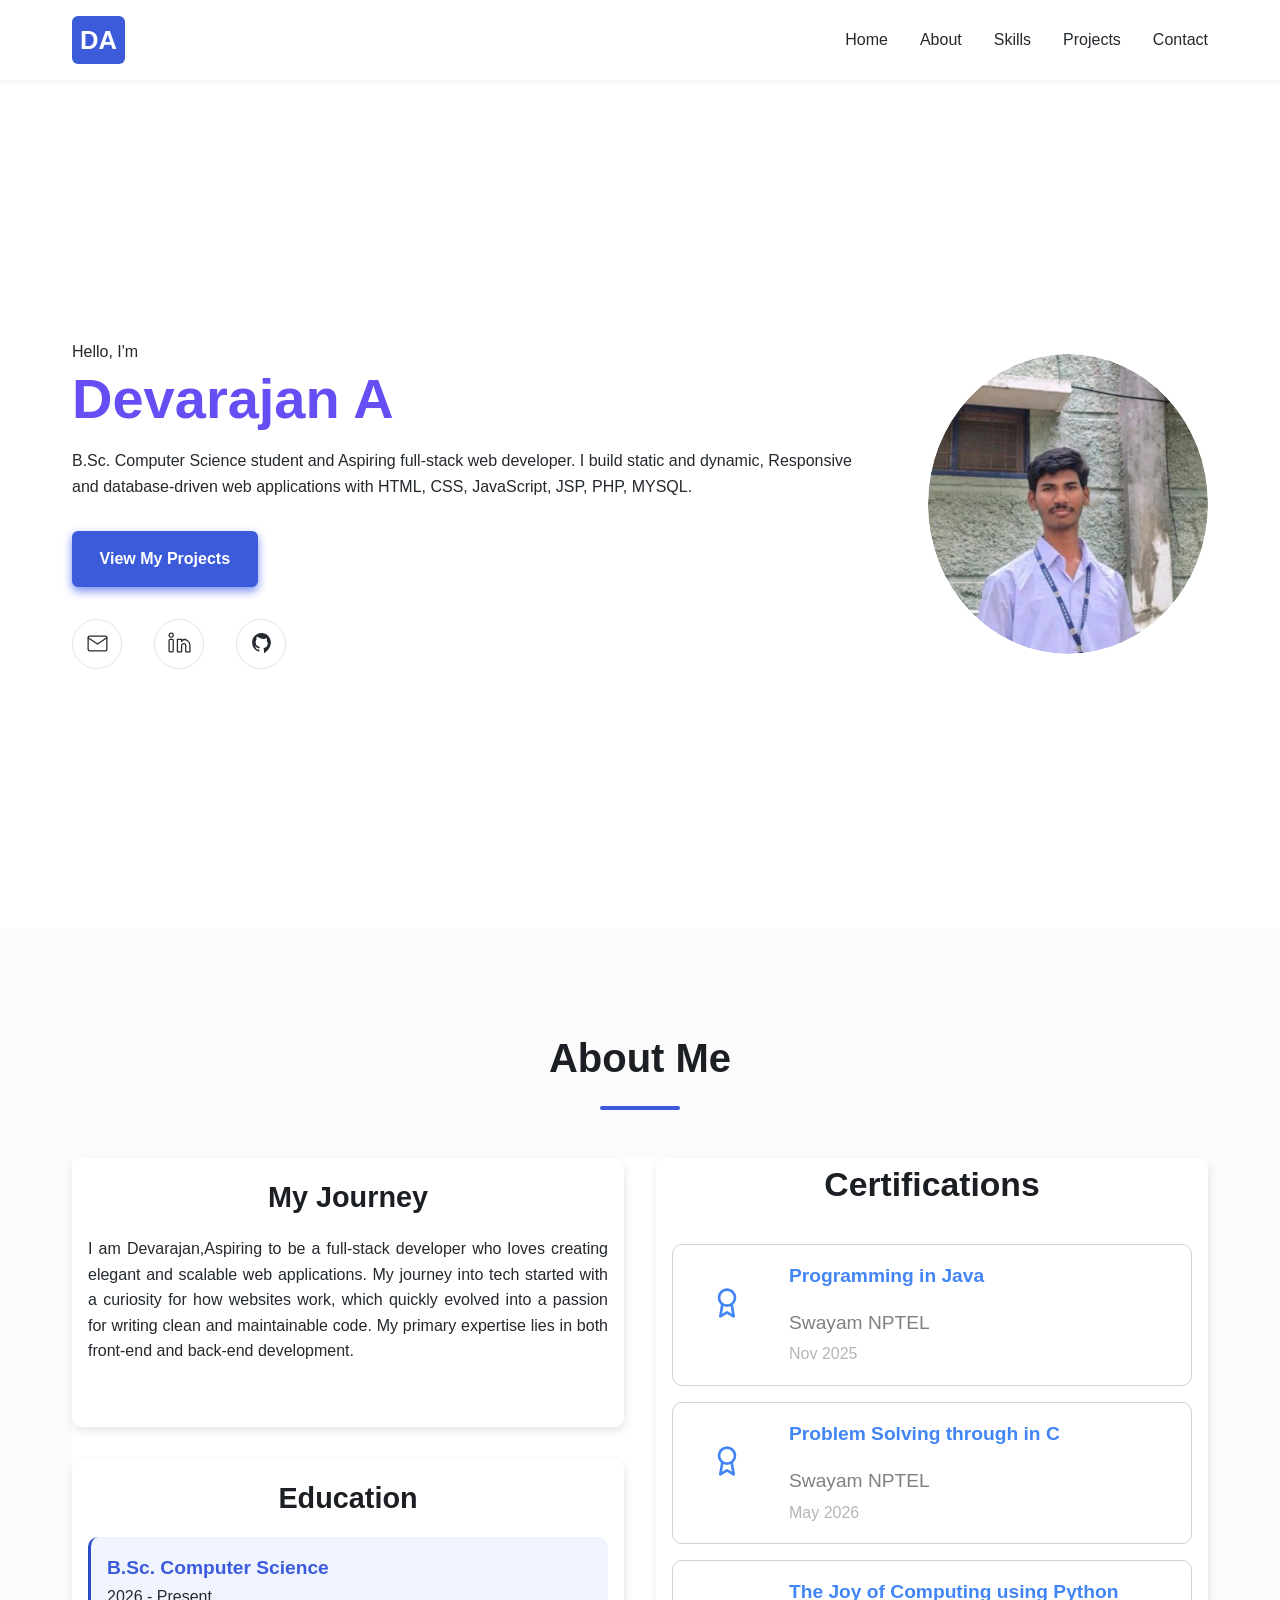
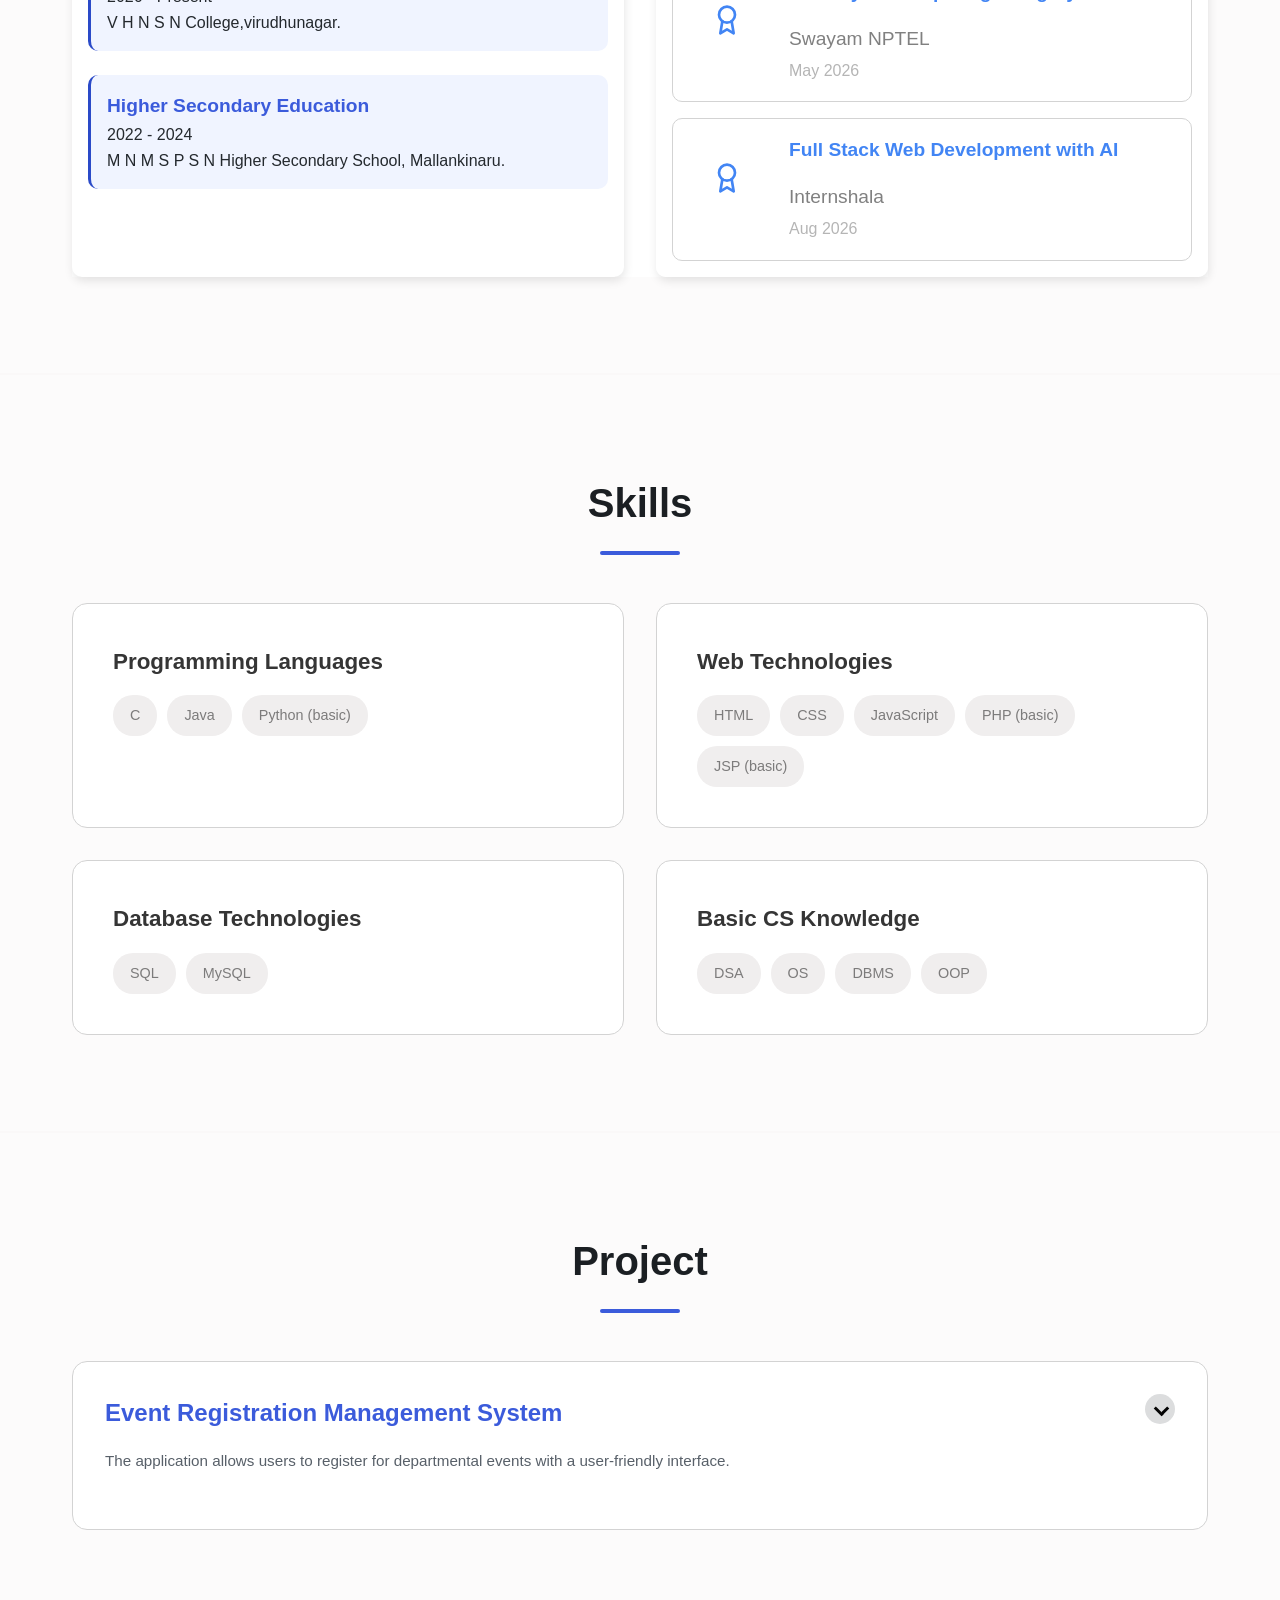
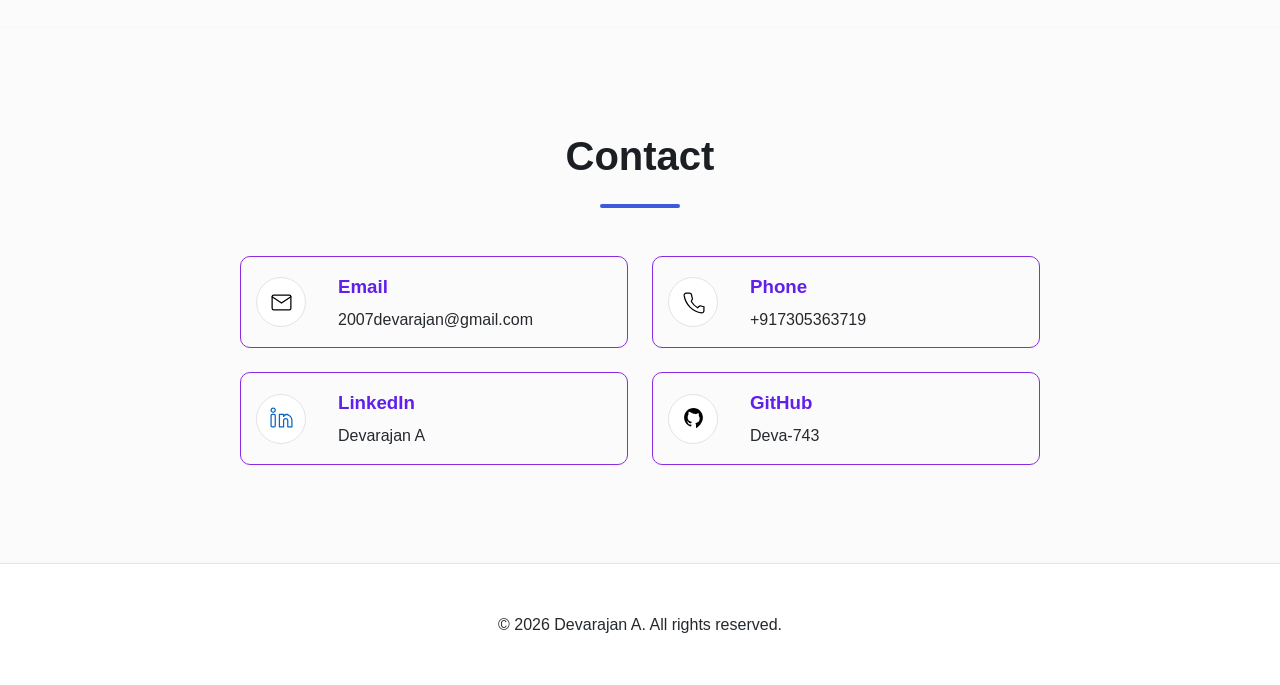
<file: index.html>
<!DOCTYPE html>
<html lang="en">

<head>
    <meta charset="UTF-8">
    <meta name="viewport" content="width=device-width, initial-scale=1.0">
    <title>Devarajan A</title>
    <link rel="stylesheet" href="profile.css">
</head>

<body>

    <!-- Header & Navigation -->
    <header>
        <div class="container">
            <nav>
                <div class="logo">DA</div>
                <ul class="nav-links">
                    <li><a href="#home">Home</a></li>
                    <li><a href="#about">About</a></li>
                    <li><a href="#skills">Skills</a></li>
                    <li><a href="#projects">Projects</a></li>
                    <li><a href="#contact">Contact</a></li>
                </ul>
                <div class="menu"
                    onclick="this.classList.toggle('open'); document.querySelector('.nav-links').classList.toggle('open');">
                    <span class="bar"></span>
                    <span class="bar"></span>
                    <span class="bar"></span>
                </div>
            </nav>
        </div>
    </header>

    <!-- home Section -->
    <section id="home">
        <div class="container">
            <div class="home-content">
                <div class="home-text">
                    Hello, I'm
                    <h1>Devarajan A</h1>
                    <p>
                        B.Sc. Computer Science student and Aspiring full-stack web developer. I build static and
                        dynamic,
                        Responsive and database-driven web applications with HTML, CSS, JavaScript, JSP, PHP, MYSQL.
                    </p>
                    <div class="cta-buttons">
                        <a href="#projects" class="btn btn-primary">View My Projects</a>
                    </div>
                    <div class="contact-icons">
                        <a href="mailto:2007devarajan@gmail.com" target="_blank">
                            <div class="icon">
                                <!-- Email Icon -->
                                <svg width="25" height="25" viewBox="0 0 24 24" fill="none"
                                    xmlns="http://www.w3.org/2000/svg" aria-hidden="true">
                                    <path
                                        d="M3 6.5C3 5.67 3.67 5 4.5 5H19.5C20.33 5 21 5.67 21 6.5V17.5C21 18.33 20.33 19 19.5 19H4.5C3.67 19 3 18.33 3 17.5V6.5Z"
                                        stroke="currentcolor" stroke-width="1.2" stroke-linecap="round"
                                        stroke-linejoin="round" />
                                    <path d="M21 6.5L12 12.5L3 6.5" stroke="currentcolor" stroke-width="1.2"
                                        stroke-linecap="round" stroke-linejoin="round" />
                                </svg>
                            </div>
                        </a>
                        <a href="https://www.linkedin.com/in/devarajan25?utm_source=share_via&utm_content=profile&utm_medium=member_android"
                            target="_blank">
                            <div class="icon">
                                <!-- LinkedIn Icon -->
                                <svg width="25" height="25" viewBox="0 0 24 24" fill="none"
                                    xmlns="http://www.w3.org/2000/svg" aria-hidden="true">
                                    <path d="M16 8a6 6 0 0 1 6 6v6h-4v-6a2 2 0 0 0-4 0v6h-4v-12h4v2a4 4 0 0 1 4-2z"
                                        stroke="currentcolor" stroke-width="1.2" stroke-linecap="round"
                                        stroke-linejoin="round" />
                                    <rect x="2" y="8" width="4" height="12" rx="1" stroke="currentcolor"
                                        stroke-width="1.2" />
                                    <circle cx="4" cy="4" r="2" stroke="currentcolor" stroke-width="1.2" />
                                </svg>
                            </div>
                        </a>
                        <a href="https://github.com/Deva-743" target="_blank">
                            <div class="icon">
                                <!-- GitHub Icon -->
                                <svg width="25" height="25" viewBox="0 0 24 24" fill="none"
                                    xmlns="http://www.w3.org/2000/svg" aria-hidden="true">
                                    <path
                                        d="M12 2C7.03 2 3 6.03 3 11c0 4.08 2.63 7.54 6.28 8.76.46.08.63-.2.63-.45v-1.6c-2.55.55-3.09-1.23-3.09-1.23-.42-1.06-1.03-1.34-1.03-1.34-.84-.58.06-.57.06-.57.93.07 1.42.96 1.42.96.83 1.42 2.18 1.01 2.71.77.08-.6.32-1.01.58-1.24-2.04-.23-4.18-1.02-4.18-4.56 0-1.01.36-1.84.95-2.49-.1-.23-.41-1.16.09-2.42 0 0 .78-.25 2.55.95A8.7 8.7 0 0 1 12 7.5c.79 0 1.59.11 2.34.32 1.77-1.2 2.55-.95 2.55-.95.5 1.26.19 2.19.09 2.42.59.65.95 1.48.95 2.49 0 3.54-2.14 4.33-4.18 4.56.33.29.62.86.62 1.73v2.56c0 .25.17.54.64.45C18.37 18.54 21 15.08 21 11c0-4.97-4.03-9-9-9z"
                                        stroke="currentcolor" stroke-width="0" fill="currentcolor" />
                                </svg>
                            </div>
                        </a>
                    </div>
                </div>
                <div class="home-image-placeholder">
                    <div class="placeholder-avatar">
                        <img src="profileimg.jpg" alt="Devarajan" oncontextmenu="return false;" draggable="false">
                    </div>
                </div>
            </div>

        </div>
    </section>

    <!-- About Me Section -->
    <section id="about">
        <div class="container">
            <h2 class="section-title">About Me</h2>
            <div class="about-content" style="grid-area:about;">
                <div class="about-text">
                    <h3>My Journey</h3>
                    <p>I am Devarajan,Aspiring to be a full-stack developer who loves creating elegant and scalable web
                        applications.
                        My journey into tech started with a curiosity for how websites work, which quickly evolved into
                        a passion for writing clean and maintainable code. My primary expertise lies in both front-end
                        and back-end development.
                    </p>
                </div>
                <div class="about-text" style="grid-area:edu;">
                    <h3>Education</h3>
                    <div class="edu-content">
                        <div class="edu-item">
                            <p class="edu-title">B.Sc. Computer Science</p>
                            <p>2026 - Present</p>
                            <p>V H N S N College,virudhunagar.</p>
                        </div>
                        <div class="edu-item">
                            <p class="edu-title">Higher Secondary Education</p>
                            <p>2022 - 2024</p>
                            <p>M N M S P S N Higher Secondary School, Mallankinaru.</p>
                        </div>
                    </div>
                </div>
                <div class="certificate" style="grid-area:cert;">
                    <h3>Certifications</h3>
                    <div class="cert-items">
                        <div class="item">
                            <div class="icon-cert">
                                <svg xmlns="http://www.w3.org/2000/svg" viewBox="0 0 24 24" fill="none"
                                    stroke="currentColor" stroke-width="2" stroke-linecap="round"
                                    stroke-linejoin="round">
                                    <circle cx="12" cy="8" r="6" />
                                    <path d="M15.477 12.89L17 22l-5-3-5 3 1.523-9.11" />
                                </svg>
                            </div>
                            <div>
                                <h3 class="cert-title">Programming in Java</h3>
                                <p>Swayam NPTEL</p>
                                <small>Nov 2025</small>
                            </div>
                        </div>
                        <div class="item">
                            <div class="icon-cert">
                                <svg xmlns="http://www.w3.org/2000/svg" viewBox="0 0 24 24" fill="none"
                                    stroke="currentColor" stroke-width="2" stroke-linecap="round"
                                    stroke-linejoin="round">
                                    <circle cx="12" cy="8" r="6" />
                                    <path d="M15.477 12.89L17 22l-5-3-5 3 1.523-9.11" />
                                </svg>
                            </div>
                            <div>
                                <h3 class="cert-title">Problem Solving through in C</h3>
                                <p>Swayam NPTEL</p>
                                <small>May 2026</small>
                            </div>
                        </div>
                        <div class="item">
                            <div class="icon-cert">
                                <svg xmlns="http://www.w3.org/2000/svg" viewBox="0 0 24 24" fill="none"
                                    stroke="currentColor" stroke-width="2" stroke-linecap="round"
                                    stroke-linejoin="round">
                                    <circle cx="12" cy="8" r="6" />
                                    <path d="M15.477 12.89L17 22l-5-3-5 3 1.523-9.11" />
                                </svg>
                            </div>
                            <div>
                                <h3 class="cert-title">The Joy of Computing using Python</h3>
                                <p>Swayam NPTEL</p>
                                <small>May 2026</small>
                            </div>
                        </div>
                        <div class="item">
                            <div class="icon-cert">
                                <svg xmlns="http://www.w3.org/2000/svg" viewBox="0 0 24 24" fill="none"
                                    stroke="currentColor" stroke-width="2" stroke-linecap="round"
                                    stroke-linejoin="round">
                                    <circle cx="12" cy="8" r="6" />
                                    <path d="M15.477 12.89L17 22l-5-3-5 3 1.523-9.11" />
                                </svg>
                            </div>
                            <div>
                                <h3 class="cert-title">Full Stack Web Development with AI</h3>
                                <p>Internshala</p>
                                <small>Aug 2026</small>
                            </div>
                        </div>
                    </div>
                </div>
            </div>

        </div>

    </section>

    <!-- Skills Section -->
    <section id="skills">
        <div class="container">
            <h2 class="section-title">Skills</h2>
            <div class="skills-grid">

                <div class="skill-card">
                    <h4>Programming Languages</h4>
                    <div class="skill-tags">
                        <span class="tag">C</span>
                        <span class="tag">Java</span>
                        <span class="tag">Python (basic)</span>
                    </div>
                </div>

                <div class="skill-card">
                    <h4>Web Technologies</h4>
                    <div class="skill-tags">
                        <span class="tag">HTML</span>
                        <span class="tag">CSS</span>
                        <span class="tag">JavaScript</span>
                        <span class="tag">PHP (basic)</span>
                        <span class="tag">JSP (basic)</span>
                    </div>
                </div>

                <div class="skill-card">
                    <h4>Database Technologies</h4>
                    <div class="skill-tags">
                        <span class="tag">SQL</span>
                        <span class="tag">MySQL</span>
                    </div>
                </div>

                <div class="skill-card">
                    <h4>Basic CS Knowledge</h4>
                    <div class="skill-tags">
                        <span class="tag">DSA</span>
                        <span class="tag">OS</span>
                        <span class="tag">DBMS</span>
                        <span class="tag">OOP</span>
                    </div>
                </div>
            </div>
        </div>
        </div>
    </section>

    <!-- Projects Section -->
    <section id="projects">
        <div class="container">
            <h2 class="section-title">Project</h2>
            <div class="projects-grid">
                <div class="project-card">
                    <div class="project-info">
                        <div class="project-head">
                            <h4>Event Registration Management System</h4>
                            <div class="arrow-down" onclick="drop(this)"></div>
                        </div>
                        <p>
                            The application allows users to register for departmental events
                            with a user-friendly interface.
                        </p>
                        <div class="project-overview" style="display: none;">
                            <h4>Overview</h4>
                            <p>
                                This project involves developing a web-based event registration management
                                system for managing and organizing departmental events.
                                It includes features for user registration, event browsing, and management.
                            </p>
                            <h4>Technologies Used</h4>
                            <div class="skill-tags">
                                <span class="tag">HTML</span>
                                <span class="tag">CSS</span>
                                <span class="tag">JavaScript</span>
                                <span class="tag">JSP</span>
                                <span class="tag">MySQL</span>
                            </div>
                        </div>
                    </div>
                </div>
            </div>
        </div>
    </section>


    <!-- Contact Section -->
    <section id="contact">
        <div class="container">
            <h2 class="section-title">Contact</h2>
            <div class="contact-form">
                <a href="mailto:2007devarajan@gmail.com" target="_blank">
                    <div class="contact-det">
                        <div class="icon">
                            <!-- Email Icon -->
                            <svg width="25" height="25" viewBox="0 0 24 24" fill="none"
                                xmlns="http://www.w3.org/2000/svg" aria-hidden="true">
                                <path
                                    d="M3 6.5C3 5.67 3.67 5 4.5 5H19.5C20.33 5 21 5.67 21 6.5V17.5C21 18.33 20.33 19 19.5 19H4.5C3.67 19 3 18.33 3 17.5V6.5Z"
                                    stroke="#000" stroke-width="1.2" stroke-linecap="round" stroke-linejoin="round" />
                                <path d="M21 6.5L12 12.5L3 6.5" stroke="#000" stroke-width="1.2" stroke-linecap="round"
                                    stroke-linejoin="round" />
                            </svg>
                        </div>
                        <div class="contact-info">
                            <h3>Email</h3>
                            <p>2007devarajan@gmail.com</p>
                        </div>
                    </div>
                </a>
                <div class="contact-det">
                    <div class="icon">
                        <!-- Phone Icon -->
                        <svg width="25" height="25" viewBox="0 0 24 24" fill="none" xmlns="http://www.w3.org/2000/svg"
                            aria-hidden="true">
                            <path
                                d="M22 16.92V20a2 2 0 0 1-2.18 2A19.86 19.86 0 0 1 3 5.18 2 2 0 0 1 5 3h3.09a2 2 0 0 1 2 1.72c.12.99.38 1.95.76 2.85a2 2 0 0 1-.45 2.11L9.91 11.09a16 16 0 0 0 6 6l1.3-1.3a2 2 0 0 1 2.11-.45c.9.38 1.86.64 2.85.76A2 2 0 0 1 22 16.92z"
                                stroke="#000" stroke-width="1.2" stroke-linecap="round" stroke-linejoin="round" />
                        </svg>
                    </div>
                    <div class="contact-info">
                        <h3>Phone</h3>
                        <p>+917305363719</p>
                    </div>
                </div>
                <a href="https://www.linkedin.com/in/devarajan25?utm_source=share_via&utm_content=profile&utm_medium=member_android"
                    target="_blank">
                    <div class="contact-det">
                        <div class="icon">
                            <!-- LinkedIn Icon -->
                            <svg width="25" height="25" viewBox="0 0 24 24" fill="none"
                                xmlns="http://www.w3.org/2000/svg" aria-hidden="true">
                                <path d="M16 8a6 6 0 0 1 6 6v6h-4v-6a2 2 0 0 0-4 0v6h-4v-12h4v2a4 4 0 0 1 4-2z"
                                    stroke="#0A66C2" stroke-width="1.2" stroke-linecap="round"
                                    stroke-linejoin="round" />
                                <rect x="2" y="8" width="4" height="12" rx="1" stroke="#0A66C2" stroke-width="1.2" />
                                <circle cx="4" cy="4" r="2" stroke="#0A66C2" stroke-width="1.2" />
                            </svg>
                        </div>
                        <div class="contact-info">
                            <h3>LinkedIn</h3>
                            <p>Devarajan A</p>
                        </div>
                    </div>
                </a>
                <a href="https://github.com/Deva-743" target="_blank">
                    <div class="contact-det">
                        <div class="icon">
                            <!-- GitHub Icon -->
                            <svg width="25" height="25" viewBox="0 0 24 24" fill="none"
                                xmlns="http://www.w3.org/2000/svg" aria-hidden="true">
                                <path
                                    d="M12 2C7.03 2 3 6.03 3 11c0 4.08 2.63 7.54 6.28 8.76.46.08.63-.2.63-.45v-1.6c-2.55.55-3.09-1.23-3.09-1.23-.42-1.06-1.03-1.34-1.03-1.34-.84-.58.06-.57.06-.57.93.07 1.42.96 1.42.96.83 1.42 2.18 1.01 2.71.77.08-.6.32-1.01.58-1.24-2.04-.23-4.18-1.02-4.18-4.56 0-1.01.36-1.84.95-2.49-.1-.23-.41-1.16.09-2.42 0 0 .78-.25 2.55.95A8.7 8.7 0 0 1 12 7.5c.79 0 1.59.11 2.34.32 1.77-1.2 2.55-.95 2.55-.95.5 1.26.19 2.19.09 2.42.59.65.95 1.48.95 2.49 0 3.54-2.14 4.33-4.18 4.56.33.29.62.86.62 1.73v2.56c0 .25.17.54.64.45C18.37 18.54 21 15.08 21 11c0-4.97-4.03-9-9-9z"
                                    stroke="#000" stroke-width="0" fill="#000" />
                            </svg>
                        </div>
                        <div class="contact-info">
                            <h3>GitHub</h3>
                            <p>Deva-743</p>
                        </div>
                    </div>
                </a>
            </div>
        </div>
    </section>

    <!-- Footer -->
    <footer>
        <div class="container">
            <p> © 2026 Devarajan A. All rights reserved.</p>
        </div>
    </footer>

    <script src="profile.js"></script>
    </script>

</body>

</html>
</file>
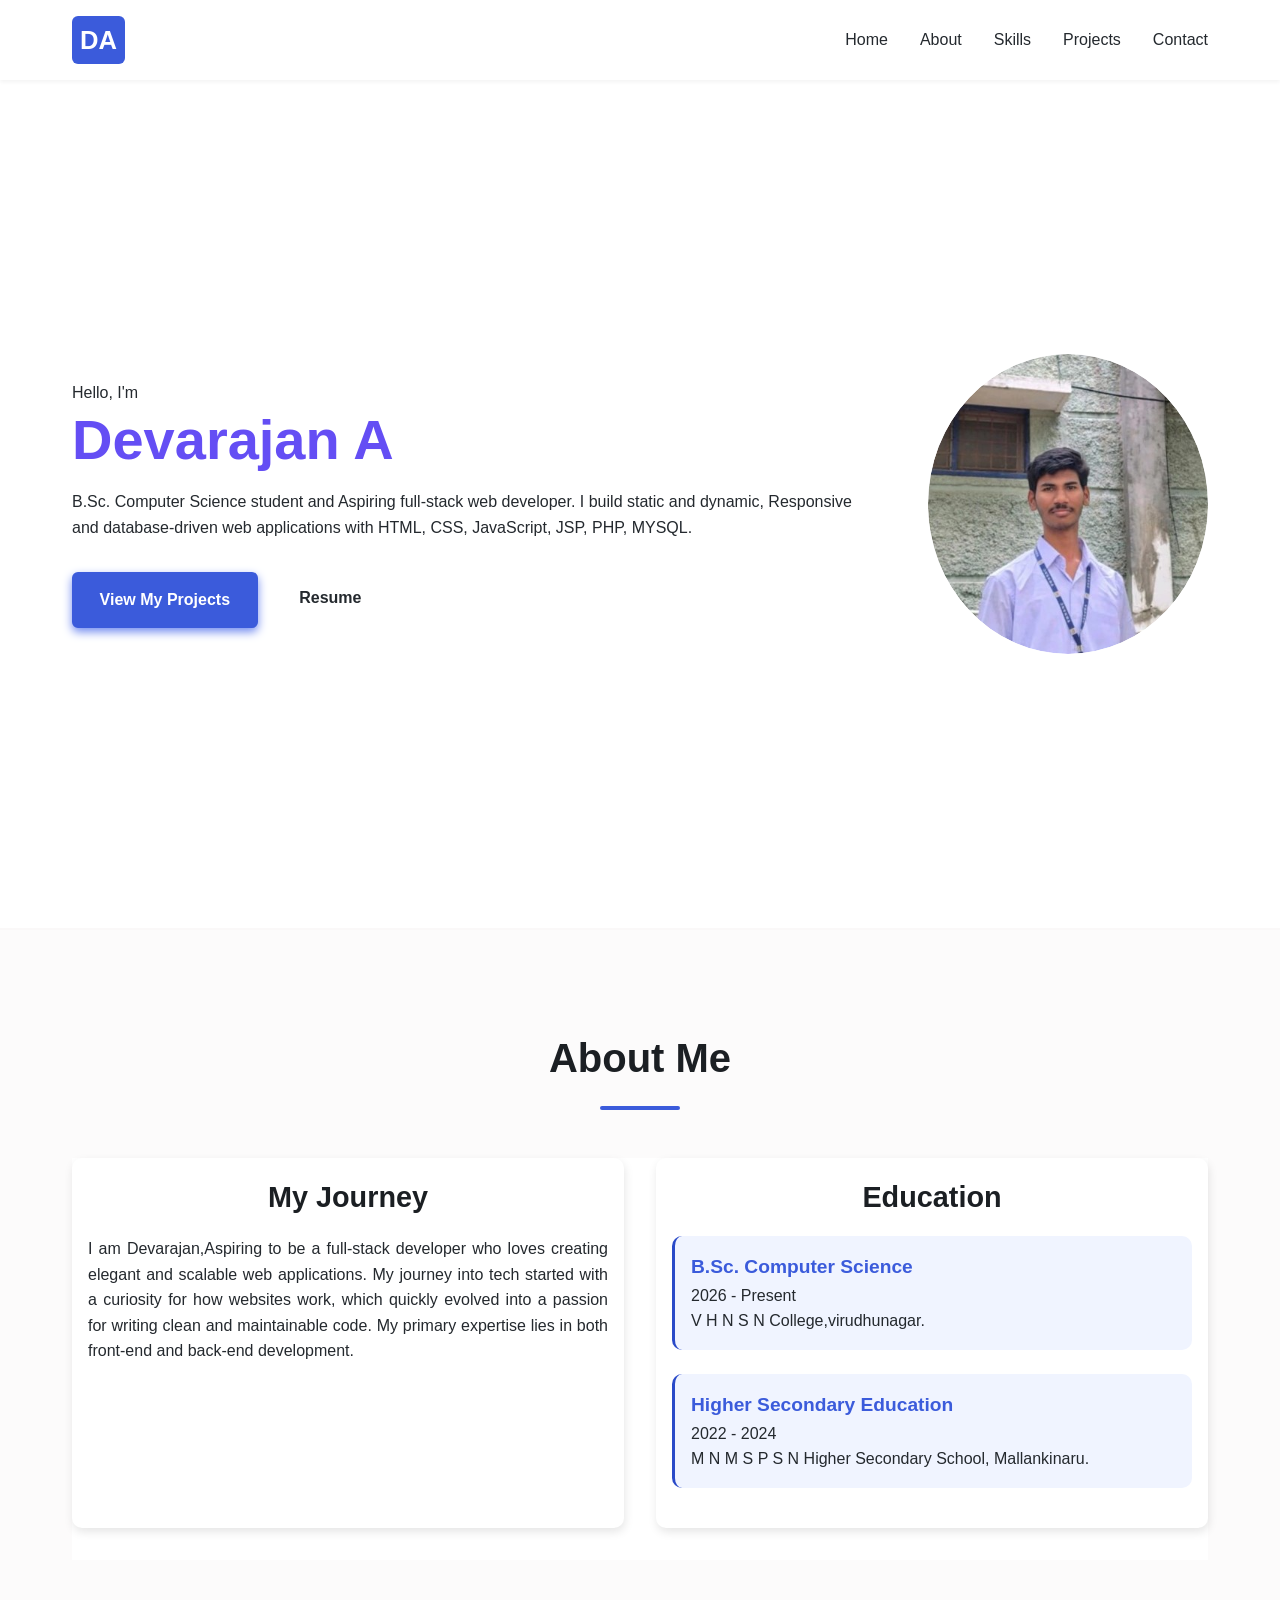
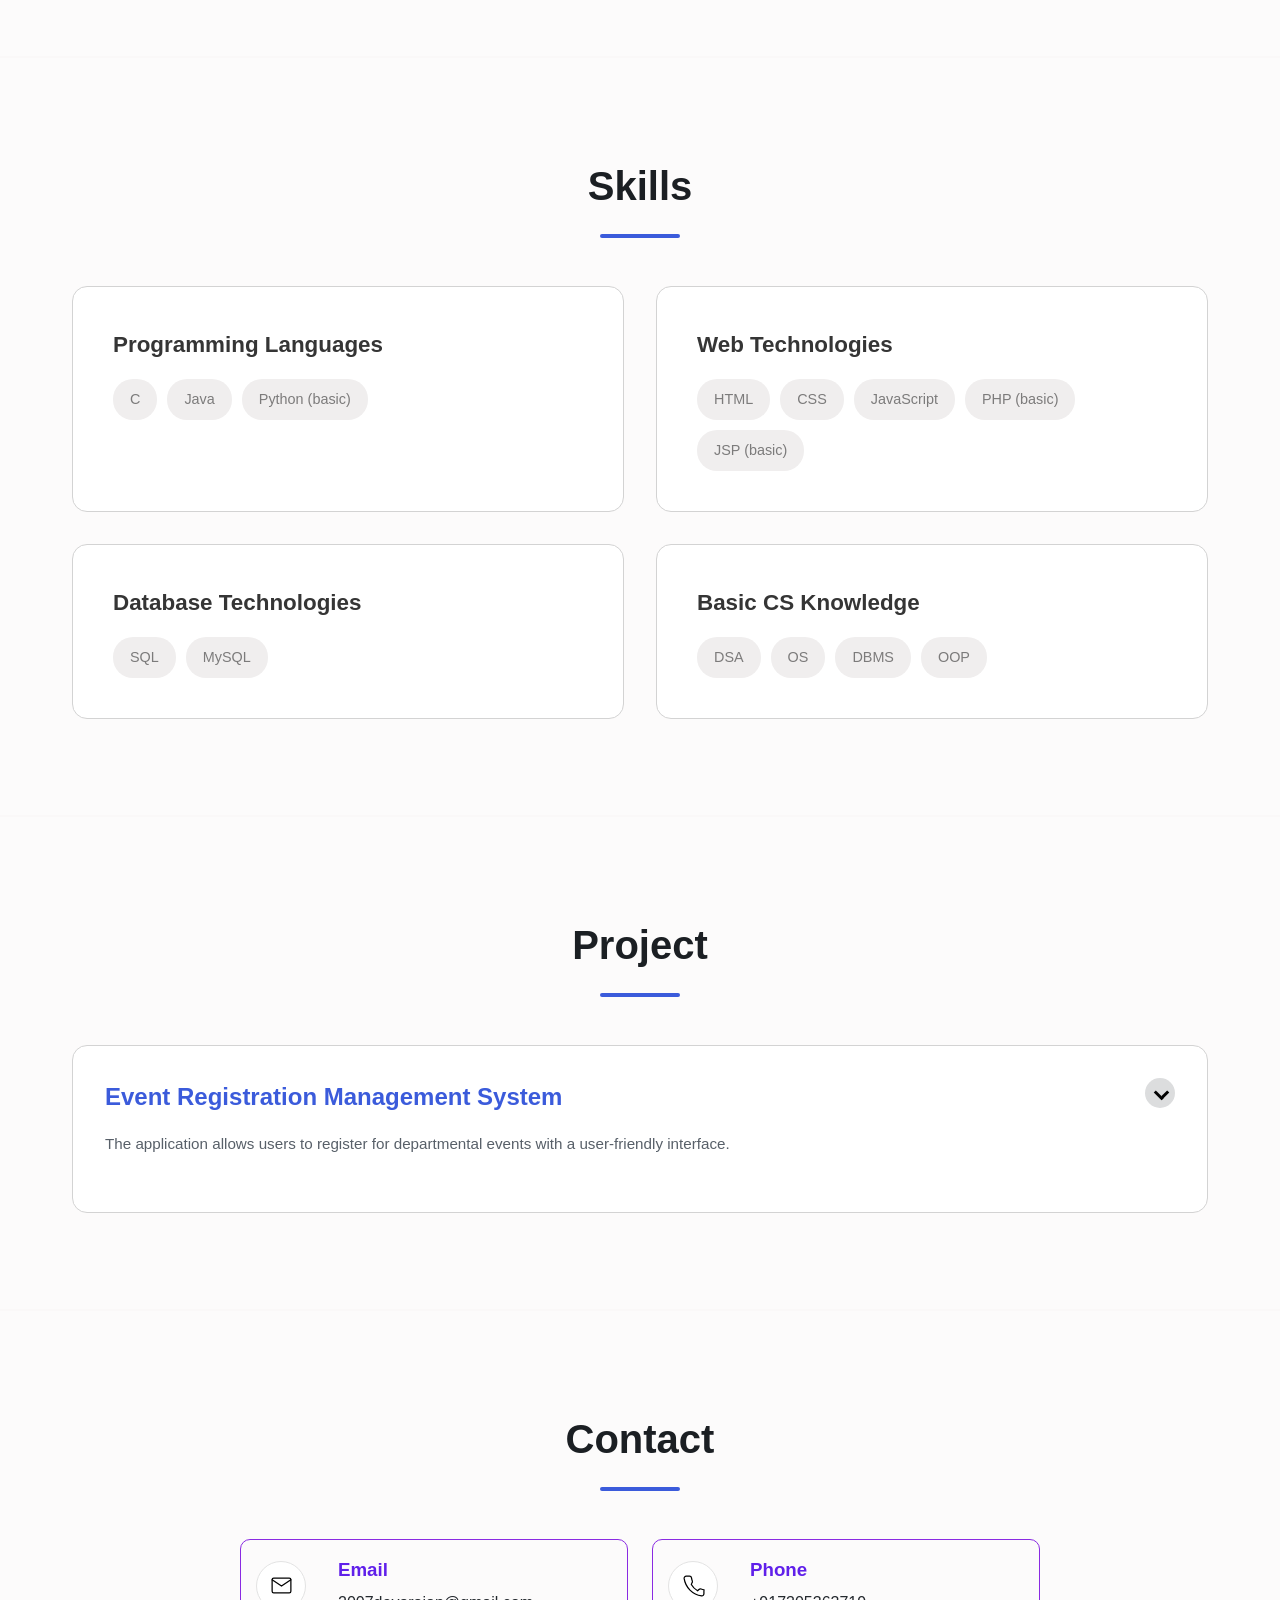
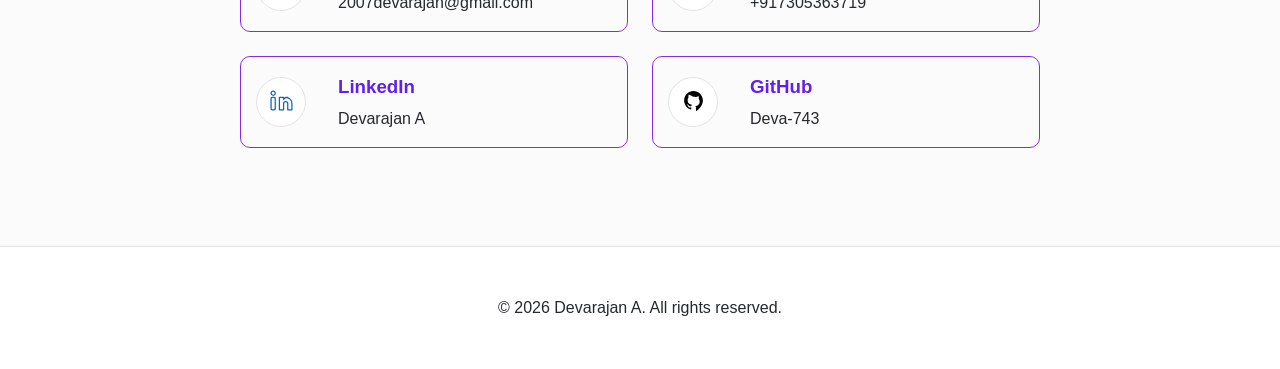
<file: profile.html>
<!DOCTYPE html>
<html lang="en">

<head>
    <meta charset="UTF-8">
    <meta name="viewport" content="width=device-width, initial-scale=1.0">
    <title>Devarajan A</title>
    <link rel="stylesheet" href="profile.css">
</head>

<body>

    <!-- Header & Navigation -->
    <header>
        <div class="container">
            <nav>
                <div class="logo">DA</div>
                <ul class="nav-links">
                    <li><a href="#home">Home</a></li>
                    <li><a href="#about">About</a></li>
                    <li><a href="#skills">Skills</a></li>
                    <li><a href="#projects">Projects</a></li>
                    <li><a href="#contact">Contact</a></li>
                </ul>
                <div class="menu"
                    onclick="this.classList.toggle('open'); document.querySelector('.nav-links').classList.toggle('open');">
                    <span class="bar"></span>
                    <span class="bar"></span>
                    <span class="bar"></span>
                </div>
            </nav>
        </div>
    </header>

    <!-- home Section -->
    <section id="home">
        <div class="container">
            <div class="home-content">
                <div class="home-text">
                    Hello, I'm
                    <h1>Devarajan A</h1>
                    <p>
                        B.Sc. Computer Science student and Aspiring full-stack web developer. I build static and
                        dynamic,
                        Responsive and database-driven web applications with HTML, CSS, JavaScript, JSP, PHP, MYSQL.
                    </p>
                    <div class="cta-buttons">
                        <a href="#projects" class="btn btn-primary">View My Projects</a>
                        <a href="resume.pdf" class="btn btn-outline" target="_blank" >Resume</a>
                    </div>
                </div>
                <div class="home-image-placeholder">
                    <div class="placeholder-avatar">
                        <img src="profileimg.jpg" alt="Devarajan">
                    </div>
                </div>
            </div>

        </div>
    </section>

    <!-- About Me Section -->
    <section id="about">
        <div class="container">
            <h2 class="section-title">About Me</h2>
            <div class="about-content">
                <div class="about-text">
                    <h3>My Journey</h3>
                    <p>I am Devarajan,Aspiring to be a full-stack developer who loves creating elegant and scalable web
                        applications.
                        My journey into tech started with a curiosity for how websites work, which quickly evolved into
                        a passion for writing clean and maintainable code. My primary expertise lies in both front-end
                        and back-end development.
                    </p>
                </div>
                <div class="about-text">
                    <h3>Education</h3>
                    <div class="edu-content">
                        <div class="edu-item">
                            <p class="edu-title">B.Sc. Computer Science</p>
                            <p>2026 - Present</p>
                            <p>V H N S N College,virudhunagar.</p>
                        </div>
                        <div class="edu-item">
                            <p class="edu-title">Higher Secondary Education</p>
                            <p>2022 - 2024</p>
                            <p>M N M S P S N Higher Secondary School, Mallankinaru.</p>
                        </div>
                    </div>
                </div>
            </div>

        </div>

    </section>
    
    <!-- Skills Section -->
    <section id="skills">
        <div class="container">
            <h2 class="section-title">Skills</h2>
            <div class="skills-grid">

                <div class="skill-card">
                    <h4>Programming Languages</h4>
                    <div class="skill-tags">
                        <span class="tag">C</span>
                        <span class="tag">Java</span>
                        <span class="tag">Python (basic)</span>
                    </div>
                </div>

                <div class="skill-card">
                    <h4>Web Technologies</h4>
                    <div class="skill-tags">
                        <span class="tag">HTML</span>
                        <span class="tag">CSS</span>
                        <span class="tag">JavaScript</span>
                        <span class="tag">PHP (basic)</span>
                        <span class="tag">JSP (basic)</span>
                    </div>
                </div>

                <div class="skill-card">
                    <h4>Database Technologies</h4>
                    <div class="skill-tags">
                        <span class="tag">SQL</span>
                        <span class="tag">MySQL</span>
                    </div>
                </div>

                <div class="skill-card">
                    <h4>Basic CS Knowledge</h4>
                    <div class="skill-tags">
                        <span class="tag">DSA</span>
                        <span class="tag">OS</span>
                        <span class="tag">DBMS</span>
                        <span class="tag">OOP</span>
                    </div>
                </div>
            </div>
        </div>
        </div>
    </section>

    <!-- Projects Section -->
    <section id="projects">
        <div class="container">
            <h2 class="section-title">Project</h2>
            <div class="projects-grid">
                <div class="project-card">
                    <div class="project-info">
                        <div class="project-head">
                            <h4>Event Registration Management System</h4>
                            <div class="arrow-down" onclick="drop(this)"></div>
                        </div>
                        <p>
                            The application allows users to register for departmental events
                            with a user-friendly interface.
                        </p>
                        <div class="project-overview" style="display: none;">
                            <h4>Overview</h4>
                            <p>
                                This project involves developing a web-based event registration management
                                system for managing and organizing departmental events.
                                It includes features for user registration, event browsing, and management.
                            </p>
                            <h4>Technologies Used</h4>
                            <div class="skill-tags">
                                <span class="tag">HTML</span>
                                <span class="tag">CSS</span>
                                <span class="tag">JavaScript</span>
                                <span class="tag">JSP</span>
                                <span class="tag">MySQL</span>
                            </div>
                        </div>
                    </div>
                </div>
            </div>
        </div>
    </section>


    <!-- Contact Section -->
    <section id="contact">
        <div class="container">
            <h2 class="section-title">Contact</h2>
            <div class="contact-form">
                <a href="mailto:2007devarajan@gmail.com" target="_blank">
                    <div class="contact-det">
                        <div class="icon">
                            <!-- Email Icon -->
                            <svg width="25" height="25" viewBox="0 0 24 24" fill="none" xmlns="http://www.w3.org/2000/svg" aria-hidden="true">
                                <path d="M3 6.5C3 5.67 3.67 5 4.5 5H19.5C20.33 5 21 5.67 21 6.5V17.5C21 18.33 20.33 19 19.5 19H4.5C3.67 19 3 18.33 3 17.5V6.5Z" stroke="#000" stroke-width="1.2" stroke-linecap="round" stroke-linejoin="round"/>
                                <path d="M21 6.5L12 12.5L3 6.5" stroke="#000" stroke-width="1.2" stroke-linecap="round" stroke-linejoin="round"/>
                            </svg>
                        </div>
                        <div class="contact-info">
                            <h3>Email</h3>
                            <p>2007devarajan@gmail.com</p>
                        </div>
                    </div>
                </a>
                <div class="contact-det">
                    <div class="icon">
                        <!-- Phone Icon -->
                        <svg width="25" height="25" viewBox="0 0 24 24" fill="none" xmlns="http://www.w3.org/2000/svg" aria-hidden="true">
                            <path d="M22 16.92V20a2 2 0 0 1-2.18 2A19.86 19.86 0 0 1 3 5.18 2 2 0 0 1 5 3h3.09a2 2 0 0 1 2 1.72c.12.99.38 1.95.76 2.85a2 2 0 0 1-.45 2.11L9.91 11.09a16 16 0 0 0 6 6l1.3-1.3a2 2 0 0 1 2.11-.45c.9.38 1.86.64 2.85.76A2 2 0 0 1 22 16.92z" stroke="#000" stroke-width="1.2" stroke-linecap="round" stroke-linejoin="round"/>
                        </svg>
                    </div>
                    <div class="contact-info">
                        <h3>Phone</h3>
                        <p>+917305363719</p>
                    </div>
                </div>
                <a href="https://www.linkedin.com/in/devarajan25?utm_source=share_via&utm_content=profile&utm_medium=member_android"
                    target="_blank">
                    <div class="contact-det">
                        <div class="icon">
                            <!-- LinkedIn Icon -->
                            <svg width="25" height="25" viewBox="0 0 24 24" fill="none" xmlns="http://www.w3.org/2000/svg" aria-hidden="true">
                                <path d="M16 8a6 6 0 0 1 6 6v6h-4v-6a2 2 0 0 0-4 0v6h-4v-12h4v2a4 4 0 0 1 4-2z" stroke="#0A66C2" stroke-width="1.2" stroke-linecap="round" stroke-linejoin="round"/>
                                <rect x="2" y="8" width="4" height="12" rx="1" stroke="#0A66C2" stroke-width="1.2"/>
                                <circle cx="4" cy="4" r="2" stroke="#0A66C2" stroke-width="1.2"/>
                            </svg>
                        </div>
                        <div class="contact-info">
                            <h3>LinkedIn</h3>
                            <p>Devarajan A</p>
                        </div>
                    </div>
                </a>
                <a href="https://github.com/Deva-743" target="_blank">
                    <div class="contact-det">
                        <div class="icon">
                            <!-- GitHub Icon -->
                            <svg width="25" height="25" viewBox="0 0 24 24" fill="none" xmlns="http://www.w3.org/2000/svg" aria-hidden="true">
                                <path d="M12 2C7.03 2 3 6.03 3 11c0 4.08 2.63 7.54 6.28 8.76.46.08.63-.2.63-.45v-1.6c-2.55.55-3.09-1.23-3.09-1.23-.42-1.06-1.03-1.34-1.03-1.34-.84-.58.06-.57.06-.57.93.07 1.42.96 1.42.96.83 1.42 2.18 1.01 2.71.77.08-.6.32-1.01.58-1.24-2.04-.23-4.18-1.02-4.18-4.56 0-1.01.36-1.84.95-2.49-.1-.23-.41-1.16.09-2.42 0 0 .78-.25 2.55.95A8.7 8.7 0 0 1 12 7.5c.79 0 1.59.11 2.34.32 1.77-1.2 2.55-.95 2.55-.95.5 1.26.19 2.19.09 2.42.59.65.95 1.48.95 2.49 0 3.54-2.14 4.33-4.18 4.56.33.29.62.86.62 1.73v2.56c0 .25.17.54.64.45C18.37 18.54 21 15.08 21 11c0-4.97-4.03-9-9-9z" stroke="#000" stroke-width="0" fill="#000"/>
                            </svg>
                        </div>
                        <div class="contact-info">
                            <h3>GitHub</h3>
                            <p>Deva-743</p>
                        </div>
                    </div>
                </a>
            </div>
        </div>
    </section>

    <!-- Footer -->
    <footer>
        <div class="container">
            <p> © 2026 Devarajan A. All rights reserved.</p>
        </div>
    </footer>

    <script src="profile.js"></script>
    </script>

</body>

</html>
</file>
<file: profile.css>
* {
    margin: 0;
    padding: 0;
    box-sizing: border-box;
    font-family: 'Segoe UI', Tahoma, Geneva, Verdana, sans-serif;
    scroll-behavior: smooth;
}

body {
    background-color: #fcfbfb;
    color: #24292e;
    line-height: 1.6;
}

h1,
h2,
h3,
h4 {
    color: #1b1f23;
    margin-bottom: 1rem;
}

a {
    text-decoration: none;
    color: inherit;
}

/*Container*/
.container {
    max-width: 1200px;
    margin: 0 auto;
    padding: 0 2rem;
}

.btn {
    display: block;
    padding: 0.8rem 1.6rem;
    border-radius: 6px;
    font-weight: 600;
    cursor: pointer;
    transition: all 0.2s ease-in-out;
    text-align: center;
}

.btn-primary {
    background-color: #3b5bdb;
    color: #ffffff;
    border: 2px solid #3b5bdb;
    animation: popup 2s infinite ease-in-out;
    transition: transform 4s;
    box-shadow: 0 4px 10px #738cf0;
}

@keyframes popup {
    0% {
        transform: translateY(0px);
    }

    50% {
        transform: translateY(-5px);
    }

    100% {
        transform: translateY(0px);
    }
}

.btn-primary:hover {
    background-color: #2a4ac8;
    border-color: #2a4ac8;
}


.btn-sm {
    padding: 0.6rem 1.2rem;
    font-size: 0.9rem;
}

/*section*/
section {
    padding: 6rem 0;
    border-bottom: 2px solid #faf8f8;
}

.section-title {
    text-align: center;
    font-size: 2.5rem;
    margin-bottom: 3rem;
    position: relative;
}

.section-title::after {
    content: '';
    display: block;
    width: 80px;
    height: 4px;
    background-color: #3b5bdb;
    margin: 1rem auto 0;
    border-radius: 2px;
}

header {
    background-color: #ffffff;
    position: sticky;
    top: 0;
    z-index: 1000;
    box-shadow: 0 2px 4px rgba(0, 0, 0, 0.05);
}

nav {
    display: flex;
    justify-content: space-between;
    align-items: center;
    height: 80px;
    background: transparent;
}

.menu {
    display: none;
    cursor: pointer;
}

.bar {
    width: 25px;
    height: 4px;
    background-color: #000000;
    margin: 5px 0;
    display: block;
    transform-origin: center;
    transition: transform 0.3s ease, opacity 0.3s ease;
}

.menu.open .bar:nth-child(2) {
    opacity: 0;
}

.menu.open .bar:nth-child(1) {
    transform: translateY(9px) rotate(45deg);
}

.menu.open .bar:nth-child(3) {
    transform: translateY(-9px) rotate(-45deg);
}

.logo {
    font-size: 1.6rem;
    font-weight: bold;
    background-color: #3b5bdb;
    color: #ffffff;
    padding: 0.2rem 0.5rem;
    border-radius: 6px;
}

.nav-links {
    display: flex;
    gap: 2rem;
    list-style: none;
}

.nav-links a:hover {
    color: #fbd30a;
}

/*home Section*/
#home {
    display: flex;
    align-items: center;
    background-color: white;
    height: calc(100vh - 50px);
    text-align: left;
}

.home-content {
    display: flex;
    justify-content: space-around;
    gap: 4rem;
    align-items: center;
    height: 100vh;
}

.home-text h1 {
    color: rgb(100, 78, 244);
    font-size: 3.5rem;
    line-height: 1.2;
}

.home-image-placeholder {
    flex: 1;
    display: flex;
    justify-content: center;
    align-items: center;
}

.placeholder-avatar {
    height: 300px;
    width: 280px;
    overflow: hidden;
    border-radius: 50%;
    animation: glow 3s infinite alternate;
}

.placeholder-avatar img {
    object-fit: cover;
    height: 100%;
    width: 100%;
    background-color: #faf8f8;
    border-radius: 50%;
    transition: filter 0.5s ease-in-out, transform 0.4s ease-in-out;

}

.placeholder-avatar:hover img {
    transform: scale(1.2);
}

@keyframes glow {
    from {
        filter: drop-shadow(0 0 10px rgb(0, 255, 200));
    }

    to {
        filter: drop-shadow(0 0 30px rgb(0, 255, 200));
    }
}

.cta-buttons {
    display: flex;
    gap: 1rem;
    margin-top: 2rem;
}

.contact-icons {
    padding-top: 2rem;
    display: flex;
    justify-content: flex-start;
    align-items: center;
    gap: 2rem;
}

.contact-icons :nth-child(1) .icon:hover {
    transform: translateY(-4px);
    color: rgb(234, 67, 53);
    border: 1px solid rgb(234, 67, 53);
}

.contact-icons :nth-child(2) .icon:hover {
    transform: translateY(-4px);
    color: #4285F4;
    border: 1px solid #4285F4;
}

.contact-icons :nth-child(3) .icon:hover {
    transform: translateY(-4px);
    color: #34A853;
    border: 1px solid #34A853;
}

/* --- About Me Section --- */
#about .about-content {
    display: grid;
    grid-template-columns: 1fr 1fr;
    grid-template-rows: auto auto;
    grid-template-areas:
        "text cert"
        "edu cert";
    gap: 2rem;
    background-color: white;
}

.about-text h3 {
    font-size: 1.8rem;
    text-align: center;
}

.about-text {
    background-color: white;
    padding: 1rem;
    box-shadow: 1px 4px 10px rgba(0, 0, 0, 0.1);
    border-radius: 10px;
    text-align: justify;
}

.certificate {
    background-color: white;
    border-radius: 10px;
    box-shadow: 1px 4px 10px rgba(0, 0, 0, 0.1);
    font-size: 1.8rem;
    text-align: center;
}

.cert-items {
    padding: 1rem;
    border-radius: 10px;
    background-color: white;
    display: grid;
    grid-template-columns: 1fr;
    gap: 1rem;
}

.item {
    display: grid;
    grid-template-columns: 100px 2fr;
    text-align: justify;
    font-size: 1.2rem;
    padding: 1rem;
    border-radius: 10px;
    border: 1px solid lightgray;
    background-color: white;
}

.icon-cert {
    width: 44px;
    height: 44px;
    color: #4285F4;
    position: relative;
    text-align: center;
}

.item:hover {
    border: 1px solid #4285F4;
}

.item p {
    color: gray;
}

.item small {
    color: rgb(181, 181, 181);
}

.cert-title {
    font-size: 1.2rem;
    color: #4285F4;
}

.icon-cert svg {
    position: absolute;
    top: 60%;
    width: 32px;
    height: 32px;
}

.edu-item {
    padding: 1rem;
    background-color: #f0f4ff;
    border-left: 3px solid #2a4ac8;
    border-radius: 10px;
    margin-bottom: 1.5rem;
}

.edu-title {
    font-size: 1.2rem;
    font-weight: bold;
    color: #3b5bdb;
}

/* --- Skills & Tech Stack --- */
#skills .skills-grid {
    display: grid;
    grid-template-columns: repeat(2, minmax(340px, 1fr));
    gap: 2rem;
}

.skill-card {
    position: relative;
    background-color: white;
    padding: 2.5rem;
    border-radius: 15px;
    border: 1px solid lightgray;
    transition: 0.3s transform, 0.3s box-shadow;
}

.skill-card:hover {
    box-shadow: 0 4px 20px rgba(0, 0, 0, 0.1);
    transform: translateY(-5px);
    border: 1px solid #3b5bdb;
}

.skill-card h4 {
    font-size: 1.4rem;
    color: rgb(53, 53, 53);
    margin-bottom: 1rem;
}

.skill-tags {
    display: flex;
    flex-wrap: wrap;
    gap: 10px;
    /* Space between tags */
}

.tag {
    background-color: rgb(240, 238, 238);
    /* Light blue background */
    color: rgb(124, 123, 123);
    /* Dark blue text */
    padding: 8px 16px;
    border-radius: 20px;
    /* Fully rounded edges */
    font-size: 0.9rem;
    font-weight: 500;
    cursor: default;
    transition: all 0.2s ease;
    border: 1px solid transparent;
}

.tag:hover {
    color: #0033ff;
    border: 1px solid #3b5bdb;
}

/* Projects */
#projects .projects-grid {
    display: flex;
    justify-content: center;
    flex-wrap: wrap;
    align-items: center;
    gap: 2.5rem;
}

.project-card {
    position: relative;
    background-color: #ffffff;
    border-radius: 15px;
    width: 100%;
    border: 1px solid lightgray;
}

.project-card:hover {
    border: 1px solid #3b5bdb;
}

.project-info {
    padding: 2rem;
    text-align: left;
}

.project-info h4 {
    color: #3b5bdb;
    font-size: 1.5rem;
}

.project-info p {
    font-size: 0.95rem;
    color: #586069;
    margin-bottom: 1.5rem;
}

.project-head {
    display: flex;
    justify-content: space-between;
}

.arrow-down {
    width: 30px;
    height: 30px;
    border-radius: 50%;
    background-color: #dcddde;
    position: relative;
}

.arrow-down:after {
    content: '';
    position: absolute;
    top: 30%;
    left: 35%;
    border-right: 3px solid #000000;
    border-bottom: 3px solid #040404;
    rotate: 45deg;
    width: 8px;
    height: 8px;
}

.project-overview {
    display: flex;
    flex-direction: column;
    border-top: 2px solid #e1e4e8;
}

/* --- Contact Section --- */
#contact .contact-form {
    max-width: 800px;
    margin: 0 auto;
    display: grid;
    grid-template-columns: 1fr 1fr;
    gap: 1.5rem;
    perspective: 500px;
}

.contact-det {
    display: flex;
    flex-direction: row;
    gap: 2rem;
    border: 1px solid blueviolet;
    border-radius: 10px;
    padding: 15px;
    align-items: center;
    transition: 0.3s ease;
}

.icon {
    width: 50px;
    height: 50px;
    display: flex;
    justify-content: center;
    align-items: center;
    background-color: #ffffff;
    border: 1px solid rgb(227, 227, 227);
    border-radius: 50%;
    transition: background-color 0.3s ease, transform 0.3s ease;
}

.contact-det h3 {
    color: #6020ea;
    margin-bottom: 0.3rem;
}

/* --- Footer --- */
footer {
    background-color: #ffffff;
    padding: 3rem 0;
    text-align: center;
    border-top: 1px solid #e1e4e8;
}

/* --- Mobile Responsiveness (The core adaptation) --- */
@media (max-width: 992px) {
    .section-title {
        font-size: 2.2rem;
    }

    #home {
        text-align: center;
        height: auto;
        padding: 6rem 0;
    }

    .home-content {
        padding-right: 0;
        margin-bottom: 3rem;
    }

    .home-content h1 {
        font-size: 2.8rem;
    }

    .placeholder-avatar img {
        width: 220px;
        height: 220px;
    }

    #about .about-content {
        grid-template-columns: 1fr;
    }
}

@media (max-width: 768px) 
{
    .home-text {
        text-align: justify;
    }

    #about .about-content {
        grid-template-columns: 1fr;
        grid-template-areas:
            "text"
            "edu"
            "cert";
        justify-content: center;
        align-items: center;

    }
    .item
    {
        grid-template-columns: 50px 2fr;
        font-size: 1rem;
        text-align: justify;
    }
    .icon-cert {
        width: 20px;
        height: 20px;
        position: relative;
    }
    .icon-cert svg{
        width: 22px;
        height: 22px;
        position: absolute;
        top: 60%;
        left: 35%;
    }
    .cert-title {
        font-size: 1rem;
    }
    #skills .skills-grid {
        grid-template-columns: 1fr;

    }

    .menu {
        display: block;
    }

    .nav-links {
        display: none;
    }

    .nav-links.close {
        display: none;
    }

    .nav-links.open {
        display: flex;
        flex-direction: column;
        position: absolute;
        top: 80px;
        right: 0;
        background-color: #ffffff;
        width: 50%;
        padding-bottom: 10px;
        text-align: center;
        box-shadow: 0 4px 6px rgba(0, 0, 0, 0.1);
    }

    section .home-content {
        padding: 2rem 0;
    }

    section {
        padding: 8rem 0;
    }

    .home-content {
        flex-direction: column;
        align-items: center;
    }

    .home-text {
        order: 2;
    }

    .home-image-placeholder {
        order: 1;
    }

    .placeholder-avatar {
        width: 250px;
        height: 250px;
    }

    .placeholder-avatar img {
        width: 250px;
        height: 250px;
        object-fit: cover;
    }

    .nav-links {
        display: none;
    }

    /* Hide main links on small screens */
    .btn {
        width: 100%;
        display: block;
        margin: 0.5rem 0;
    }

    .cta-buttons {
        flex-direction: column;
        gap: 0.5rem;
        width: 100%;
    }

    .project-actions {
        flex-direction: column;
        width: 100%;
        gap: 0.5rem;
    }

    #contact .contact-form {
        grid-template-columns: 1fr;
    }

    .contact-icons {
        justify-content: center;
    }

    .arrow-down {
        width: 70px;
    }
}
</file>
